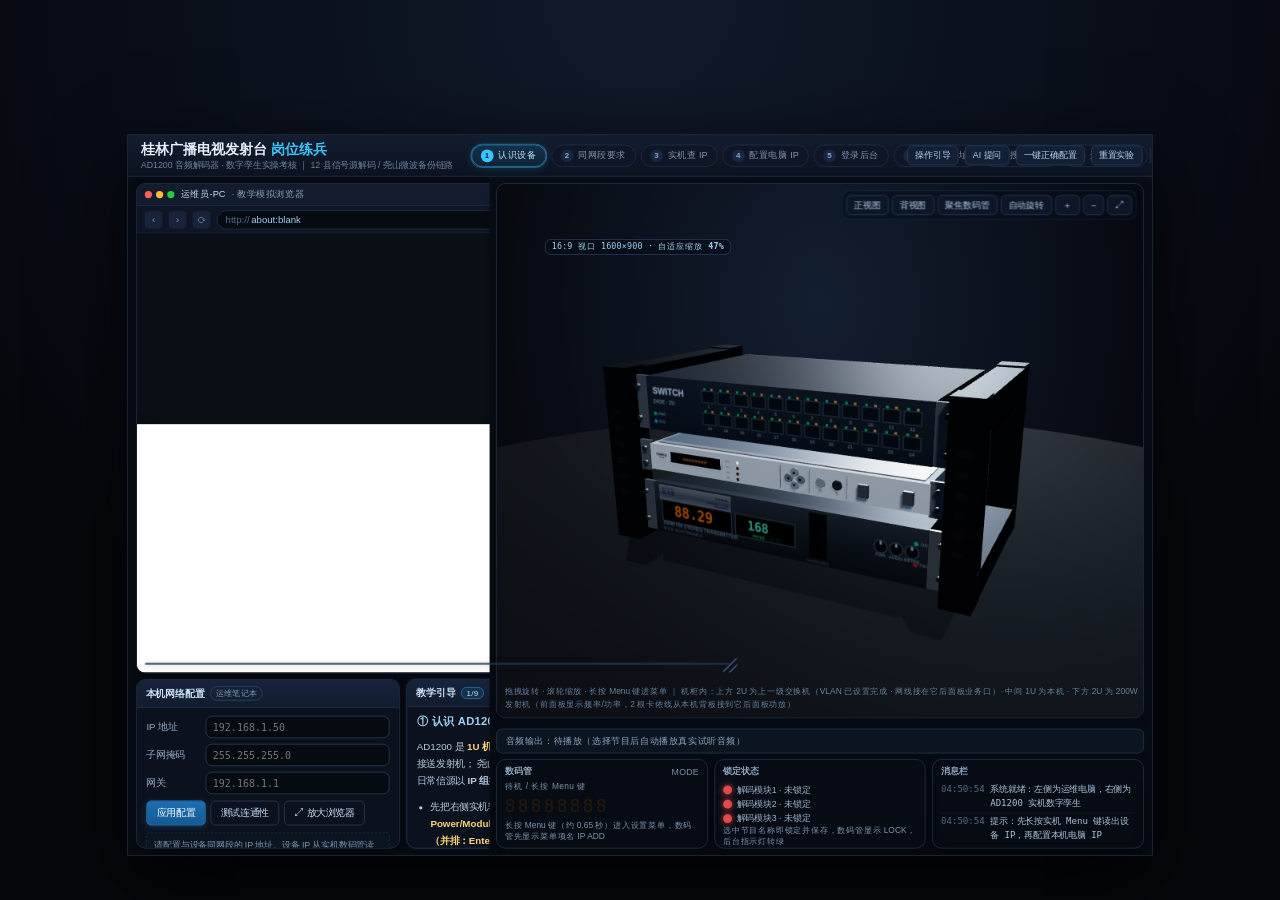
<file: index.html>
<!DOCTYPE html>
<html lang="zh-CN">
<head>
<meta charset="UTF-8">
<title>桂林广播电视发射台 岗位练兵 · AD1200 音频解码器数字孪生</title>
<meta name="viewport" content="width=device-width,initial-scale=1">
<link rel="icon" href="favicon.ico">
<link rel="stylesheet" href="assets/css/app.css">
</head>
<body>
<div id="viewport"><div id="stage">

  <!-- ===== 顶栏 ===== -->
  <header id="topbar">
    <div>
      <div class="logo">桂林广播电视发射台 <b>岗位练兵</b></div>
      <div class="sub">AD1200 音频解码器 · 数字孪生实操考核 ｜ 12 县信号源解码 / 尧山微波备份链路</div>
    </div>
    <nav id="stepbar"></nav>
    <div class="right">
      <button class="tbtn small" id="btnGuide">操作引导</button>
      <button class="tbtn small" id="btnAi" title="操作引导 · AI 提问（演示版，回复为演示内容）">AI 提问</button>
      <button class="tbtn small" id="btnAutoFill">一键正确配置</button>
      <button class="tbtn small" id="btnReset">重置实验</button>
      <span class="vsep"></span>
      <div class="zoomgrp">
        <span class="zlabel">界面缩放</span>
        <button class="tbtn small" id="btnZoomOut" title="缩小界面">−</button>
        <span id="zoomVal" class="zval">100%</span>
        <button class="tbtn small" id="btnZoomIn" title="放大界面">＋</button>
        <button class="tbtn small" id="btnZoomReset" title="恢复默认">复位</button>
      </div>
      <button class="tbtn small accent" id="btnFull" title="全屏演示（也可按 F11 / Esc 退出）">⛶ 全屏演示</button>
    </div>
  </header>

  <!-- ===== 左：配置电脑 + 教学面板 ===== -->
  <section id="leftCol">
    <div id="pcShell">
      <div id="pcBar">
        <div class="traffic"><i></i><i></i><i></i></div>
        <span style="color:#c6dcf5">运维员-PC</span>
        <span>· 教学模拟浏览器</span>
        <span style="flex:1"></span>
        <span id="pcLockBadge">本机未在同网段</span>
        <span class="vsep"></span>
        <button class="pcbtn" id="pcMax" title="最大化 / 还原模拟浏览器窗口（也可双击标题栏）">⤢</button>
        <button class="pcbtn" id="pcDock" title="还原到左侧栏（取消拖动/缩放）">⇲</button>
      </div>
      <div id="addrBar">
        <div class="nav" id="navBack">‹</div>
        <div class="nav" id="navFwd">›</div>
        <div class="nav" id="navReload">⟳</div>
        <div id="urlBox"><span class="scheme">http://</span><span id="urlText">about:blank</span></div>
        <span class="lock" id="addrLock">🔓</span>
      </div>
      <div id="screenWrap">
        <div id="screenStage">
          <div id="screenBox">
            <iframe id="screenFrame" title="模拟浏览器" src="about:blank" width="1600" height="900"></iframe>
          </div>
        </div>
        <div id="screenScaleTip">16:9 视口 1600×900 · 自适应缩放 <b id="screenScaleVal">100%</b></div>
        <div class="floatbar" id="floatBar"><span id="floatMsg"></span></div>
        <div class="pc-grip" id="pcGrip" title="拖动缩放窗口（也可拖动标题栏移动）"></div>
      </div>
    </div>

    <div id="dock">
      <div class="panel" id="netPanel">
        <h3>本机网络配置 <span class="tag">运维笔记本</span></h3>
        <div class="body">
          <div class="nrow"><label>IP 地址</label><input id="pcIp" autocomplete="off" spellcheck="false" placeholder="192.168.1.50"></div>
          <div class="nrow"><label>子网掩码</label><input id="pcMask" autocomplete="off" spellcheck="false" placeholder="255.255.255.0"></div>
          <div class="nrow"><label>网关</label><input id="pcGw" autocomplete="off" spellcheck="false" placeholder="192.168.1.1"></div>
          <div class="btnrow">
            <button class="btn primary" id="btnApplyNet">应用配置</button>
            <button class="btn ghost" id="btnPing">测试连通性</button>
            <button class="btn ghost" id="btnMaxBrowser" title="放大 / 还原模拟浏览器窗口（最大化后可拖动标题栏移动、拖右下角缩放）">⤢ 放大浏览器</button>
          </div>
          <div id="netHint" class="hint" style="margin-top:8px"></div>
        </div>
      </div>

      <div class="panel" id="tipPanel">
        <h3>教学引导 <span class="tag" id="taskTag">步骤</span></h3>
        <div class="body">
          <div id="stepTitle"></div>
          <div id="stepBody"></div>
          <div id="checkList"></div>
        </div>
      </div>
    </div>
  </section>

  <!-- ===== 右：实机数字孪生 ===== -->
  <section id="rightCol">
    <div id="simPanel">
      <div id="threeWrap">
        <canvas id="threeCanvas"></canvas>
        <div id="viewCtrls">
          <button class="tbtn" id="viewFront">正视图</button>
          <button class="tbtn" id="viewBack">背视图</button>
          <button class="tbtn" id="viewDisp">聚焦数码管</button>
          <button class="tbtn" id="viewSpin">自动旋转</button>
          <button class="tbtn" id="viewZoomIn" title="放大（滚轮同样可缩放）">＋</button>
          <button class="tbtn" id="viewZoomOut" title="缩小（滚轮同样可缩放）">−</button>
          <button class="tbtn" id="viewMax" title="放大 / 还原 3D 仿真窗口">⤢</button>
        </div>
        <div id="hoverTip"></div>
        <div id="viewHint">拖拽旋转 · 滚轮缩放 · 长按 Menu 键进菜单 ｜ 机柜内：上方 2U 为上一级交换机（VLAN 已设置完成 · 网线接在它后面板业务口）· 中间 1U 为本机 · 下方 2U 为 200W 发射机（前面板显示频率/功率，2 根卡侬线从本机背板接到它后面板功放）</div>
      </div>

      <div id="audioMode" class="audiomode">音频输出：待播放（选择节目后自动播放真实试听音频）</div>

      <div id="ledStrip">
        <div class="ledbox">
          <h4>数码管 <span id="ledModeTag" style="color:#7f93ac;font-weight:400">MODE</span></h4>
          <div class="ledlabel" id="ledLabel">菜单键</div>
          <div class="ledgrid" id="ledDigits">--------</div>
          <div class="prog" id="ledProg">长按 Menu 键（约 0.65 秒）进入设置菜单</div>
        </div>
        <div class="ledbox">
          <h4>锁定状态</h4>
          <div class="lockrow"><span class="lockdot" id="lockDot1"></span><span id="lockTxt1">解码模块1 · 未锁定</span></div>
          <div class="lockrow"><span class="lockdot" id="lockDot2"></span><span id="lockTxt2">解码模块2 · 未锁定</span></div>
          <div class="lockrow"><span class="lockdot" id="lockDot3"></span><span id="lockTxt3">解码模块3 · 未锁定</span></div>
          <div class="prog" id="lockProg">选中节目即锁定并保存，数码管显示 LOCK，后台指示灯转绿</div>
        </div>
        <div class="ledbox">
          <h4>消息栏</h4>
          <div class="panel" style="border:0;background:transparent">
            <div class="body" style="padding:0" id="logbox"><div id="loglist"></div></div>
          </div>
        </div>
      </div>
    </div>
  </section>

</div></div>

<script type="importmap">
{ "imports": { "three": "./vendor/three/three.module.js" } }
</script>
<script type="module" src="js/main.js"></script>
</body>
</html>
</file>
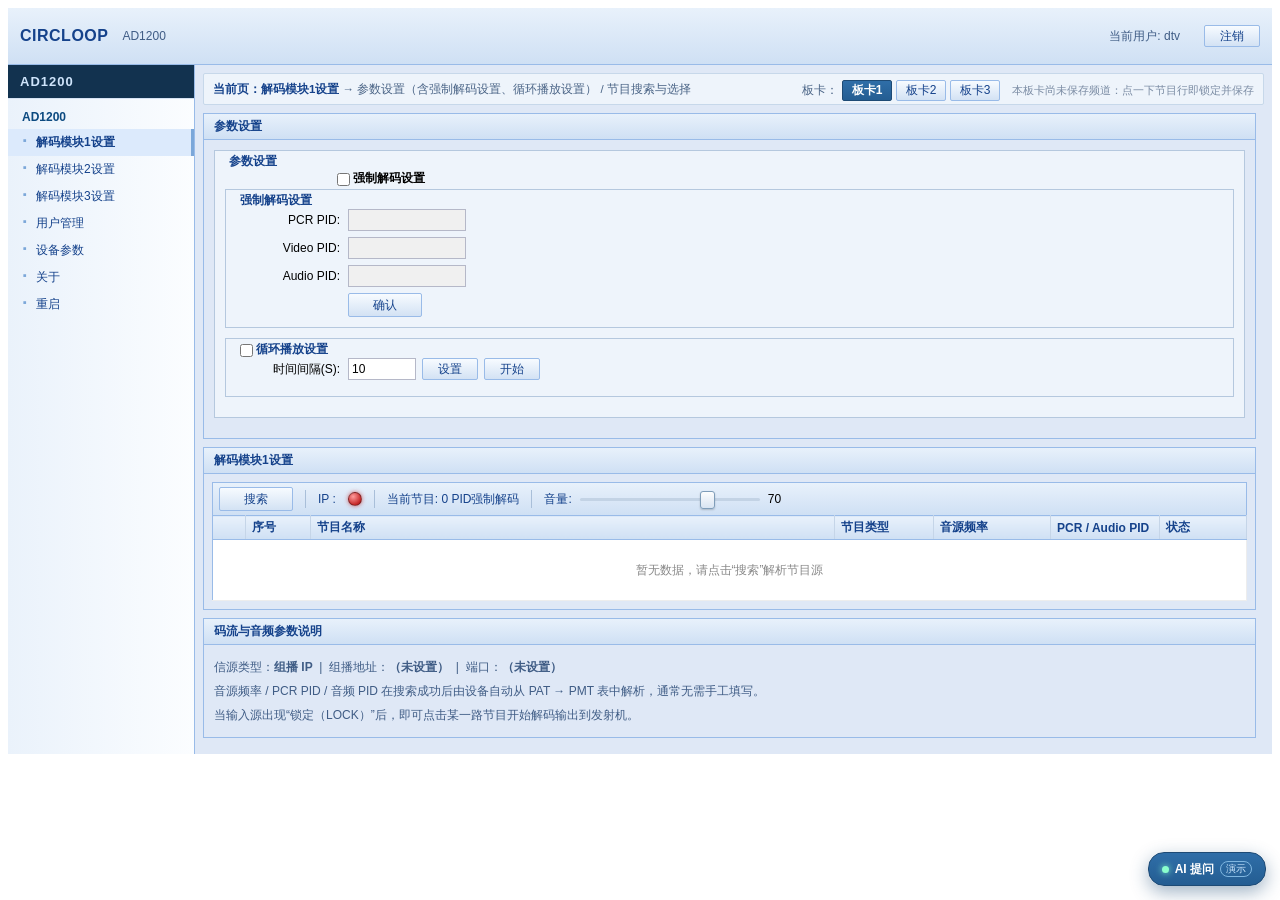
<file: pages/ad1200.html>
<!DOCTYPE html><html lang="zh-CN"><head><meta charset="UTF-8">
<title>AD1200 - 后台管理</title>
<link rel="stylesheet" href="../assets/css/pdu.css">
</head><body>
<div class="pdu-root">
  <div class="pdu-north">
    <div class="brand">CIRCLOOP</div>
    <div class="devname">AD1200</div>
    <div class="spacer"></div>
    <div class="devname" id="hdUser"></div>
    <span class="x-btn small" id="btnLogout" style="margin-left:10px">注销</span>
  </div>

  <div class="pdu-mid">
    <div class="pdu-west">
      <div class="logo">AD1200</div>
      <ul>
        <li class="grp">AD1200</li>
        <li data-go="decoder1" class="sel">解码模块1设置</li>
        <li data-go="decoder2">解码模块2设置</li>
        <li data-go="decoder3">解码模块3设置</li>
        <li data-go="user">用户管理</li>
        <li data-go="device">设备参数</li>
        <li data-go="about">关于</li>
        <li data-go="reboot">重启</li>
      </ul>
    </div>

    <div class="pdu-center" id="views"></div>
  </div>

  <!-- ===== 操作引导 · AI 提问（演示版，不接真实模型） ===== -->
  <div class="ai-fab" id="aiFab" title="操作引导 · AI 提问（演示）">
    <span class="ai-dot"></span>AI 提问<span class="ai-tag">演示</span>
  </div>
  <div class="ai-panel" id="aiPanel" style="display:none">
    <div class="ai-hd">
      <span class="ai-title">操作引导 · AI 值班助手</span>
      <span class="ai-badge">演示版 · 未接入真实大模型</span>
      <span class="spacer"></span>
      <span class="x-btn small" id="aiClear">清空</span>
      <span class="x-btn small" id="aiClose">收起</span>
    </div>
    <div class="ai-body" id="aiBody"></div>
    <div class="ai-quick">
      <span class="ai-q">· 数码管怎么读 IP</span>
      <span class="ai-q">· 组播地址怎么设</span>
      <span class="ai-q">· 搜不到节目怎么办</span>
      <span class="ai-q">· 板卡1/2/3 怎么切</span>
      <span class="ai-q">· 选中频道怎么保存</span>
    </div>
    <div class="ai-inbar">
      <input class="x-form-text ai-in" id="aiInput" placeholder="问点什么，例如：解码模块3 点不动怎么办？" autocomplete="off">
      <span class="x-btn" id="aiSend">发送</span>
    </div>
    <div class="ai-foot">
      <span class="x-btn small" id="aiRunGuide">带我去设置组播</span>
      <span class="ai-note">回答为演示内容，仅用于教学演练</span>
    </div>
  </div>

</div>
</div>

<script type="module" src="../js/pages/ad1200.js"></script>
</body></html>
</file>
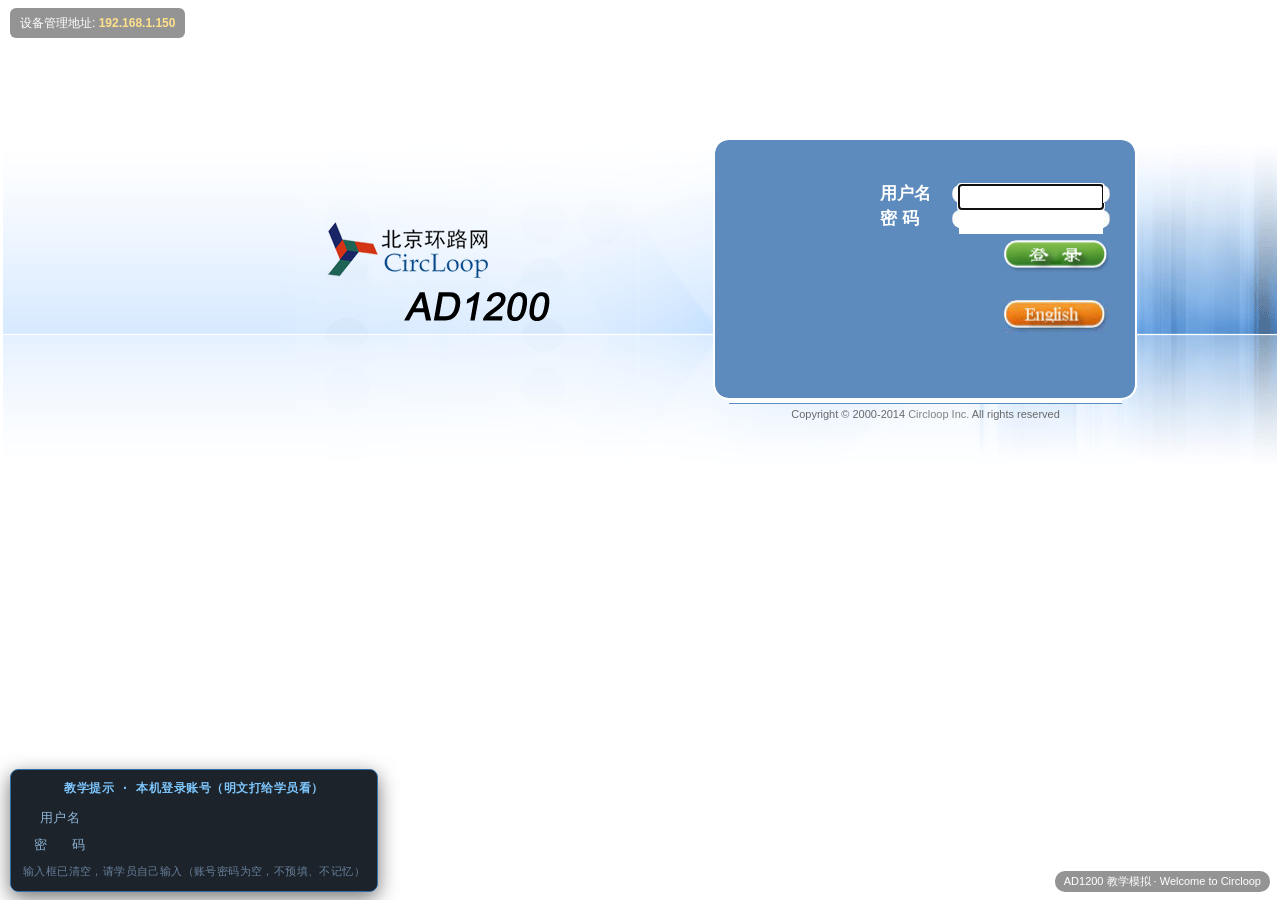
<file: pages/login.html>
<!DOCTYPE html><html lang="zh-CN"><head><meta charset="UTF-8">
<title>Welcome to Circloop</title>
<link rel="stylesheet" href="../assets/css/login.css">
<style>
  html,body{height:100%}
  #wrapper{width:100%!important}
  .loginInput,.loginInputPass{font-size:15px!important;height:22px!important}
  #errormsg{color:#ffb4b4!important;font-weight:bold}
  .teachBadge{position:fixed;right:10px;bottom:8px;font-size:11px;color:#fff;background:rgba(0,0,0,.42);
    padding:3px 9px;border-radius:10px;font-family:Arial,"Microsoft YaHei"}
  .ipTip{position:fixed;left:10px;top:8px;font-size:12px;color:#fff;background:rgba(0,0,0,.42);
    padding:5px 10px;border-radius:6px;line-height:1.7;font-family:Arial,"Microsoft YaHei"}
  .ipTip b{color:#ffe08a}

  /* ===== 明文演示：把后台账号密码“打”给学员看（教学特效） ===== */
  #tipUrl{color:#ffe08a}
  #demoBox{position:fixed;left:10px;bottom:8px;z-index:40;font-family:Consolas,"Microsoft YaHei",monospace;
    background:rgba(4,12,20,.9);border:1px solid #2f6ea8;border-radius:8px;padding:8px 12px;
    color:#bfe4ff;font-size:13px;line-height:1.9;letter-spacing:.4px;min-width:288px;
    box-shadow:0 6px 20px rgba(0,0,0,.55)}
  #demoBox .dh{font-size:11.5px;color:#7fc8ff;font-weight:bold;letter-spacing:.5px;margin-bottom:3px}
  #demoBox .drow{display:flex;gap:6px;align-items:baseline;white-space:nowrap}
  #demoBox .dlab{color:#8fb4d6;width:74px;display:inline-block}
  #demoBox .dval{color:#8affcd;font-weight:bold;min-height:19px;display:inline-block}
  #demoBox .dval.typed{text-shadow:0 0 9px rgba(46,204,143,.95)}
  #demoBox .cursor{display:inline-block;width:8px;background:#8affcd;animation:blink .7s steps(1) infinite;color:transparent}
  @keyframes blink{50%{opacity:0}}
  #demoBox .ok{color:#39d98a;margin-top:4px;font-size:12px}
  #demoBox .hintline{color:#68809b;font-size:11px;margin-top:4px}

  /* 输入框高亮脉冲：告诉学员“正在输入这里” */
  .fieldHot{animation:hot 1.1s ease-in-out infinite}
  @keyframes hot{0%,100%{box-shadow:0 0 0 0 rgba(57,199,255,0)}50%{box-shadow:0 0 0 3px rgba(57,199,255,.55)}}
</style></head>
<body>
<div style="text-align:right;">
 <table id="wrapper">
  <tr><td height="130">&nbsp;</td></tr>
  <tr><td align="center" valign="middle">
    <div id="LoginDiv" style="align:right">
    <div style="clear:both;"></div>
    <table width="100%" border="0" cellspacing="0" cellpadding="0" class="inner">
      <tr>
        <td height="353" align="right" valign="middle" background="../assets/img/bg/Login1_bg.gif"></td>
        <td height="353" align="right" valign="middle" background="../assets/img/bg/Login1_bg.gif">
          <img src="../assets/img/bg/login_bgbg.gif" width="432" height="353"></td>
        <td width="425" height="353" align="center" valign="top"
            style="background: url(../assets/img/bg/Login2c_bg.gif) top left no-repeat">
          <table width="425" border="0" cellspacing="0" cellpadding="0">
            <tr>
              <td width="16" align="left" valign="middle"><img src="../assets/img/bg/Login2a_bg.gif" width="16" height="263"></td>
              <td align="right" valign="top" background="../assets/img/bg/Login2_bg.gif">
                <div id="authenticationDiv" style="display:block; margin-top:0px; height:200px;">
                  <div style="height:48px; clear:both;"></div>
                  <div id="loginHolder">
                    <table width="100%" height="50" border="0" cellpadding="0" cellspacing="0">
                      <tr>
                        <td id="username_txt" width="57%" align="left" valign="top" class="UIDStyle">用户名</td>
                        <td width="43%" align="right" valign="top">
                          <table id="name_table" width="152" height="14" border="0" cellpadding="0" cellspacing="0">
                            <tr>
                              <td width="6" align="left" valign="top"><img src="../assets/img/bg/left.jpg" width="7" height="18"></td>
                              <td align="center" valign="top"><input name="userName" id="username_input" type="text" class="loginInput" autocomplete="off"></td>
                              <td width="6" align="right" valign="top"><img src="../assets/img/bg/right.jpg" width="7" height="18"></td>
                            </tr>
                          </table>
                        </td>
                      </tr>
                      <tr>
                        <td id="password_txt" align="left" valign="top" class="UIDStyle">密  码</td>
                        <td align="right" valign="top">
                          <table id="passwd_table" width="152" height="16" border="0" cellpadding="0" cellspacing="0">
                            <tr>
                              <td width="6" align="left" valign="top"><img src="../assets/img/bg/left.jpg" width="7" height="18"></td>
                              <td align="center" valign="top"><input id="passwd_input" name="password" type="password" class="loginInputPass"></td>
                              <td width="6" align="right" valign="top"><img src="../assets/img/bg/right.jpg" width="7" height="18"></td>
                            </tr>
                          </table>
                        </td>
                      </tr>
                    </table>
                  </div>
                  <div style="clear:both;"></div>
                  <div id="loginSubmit"><input id="login_image" type="image" src="../assets/img/bg/Login_cn.gif" width="105" height="33" border="0" alt="登录"></div>
                  <div style="clear:both;"></div>
                  <div id="langSubmit"><input id="lang_image" type="image" src="../assets/img/bg/lang_en.jpg" width="105" height="33" border="0" alt="English"></div>
                  <div style="clear:both;height:5px;"></div>
                  <div style="clear:both;"></div>
                  <div id="errormsg"></div>
                </div>
                <div style="clear:both;"></div>
              </td>
              <td width="16" align="right" valign="middle"><img src="../assets/img/bg/Login2b_bg.gif" width="16" height="263"></td>
            </tr>
          </table>
          <span class="copyright1">Copyright © 2000-2014 <a href="#" style="text-decoration:none"><font color="#808080">Circloop Inc.</font></a> All rights reserved</span>
        </td>
        <td width="139" height="353" align="right" valign="middle"><img src="../assets/img/bg/Login3_bg.gif" width="139" height="353"></td>
      </tr>
    </table>
    </div>
  </td></tr>
 </table>
</div>
<div class="ipTip" id="ipTip">设备管理地址: <b id="tipUrl">192.168.1.150</b></div>
<div id="demoBox">
  <div class="dh">教学提示 · 本机登录账号（明文打给学员看）</div>
  <div class="drow"><span class="dlab">用户名</span><span class="dval" id="demoUser"></span></div>
  <div class="drow"><span class="dlab">密&nbsp;&nbsp;&nbsp;码</span><span class="dval" id="demoPass"></span></div>
  <div class="hintline" id="demoHint">输入框已清空，请学员自己输入（账号密码为空，不预填、不记忆）</div>
  <div class="ok" id="demoOk" style="display:none">✓ 输入正确，正在登录…</div>
</div>
<div class="teachBadge">AD1200 教学模拟 · Welcome to Circloop</div>
<script type="module">
import { LOGIN } from '../js/config.js';
const ui   = document.getElementById('username_input');
const pi   = document.getElementById('passwd_input');
const err  = document.getElementById('errormsg');
const url  = new URLSearchParams(location.search);
const dUser= document.getElementById('demoUser');
const dPass= document.getElementById('demoPass');
const dHint= document.getElementById('demoHint');
const dOk  = document.getElementById('demoOk');
document.getElementById('tipUrl').textContent = url.get('host') || '192.168.1.150';

/* ============ 1) 每次打开登录页都强制清空，不预填、不记忆 ============ */
function hardClear(){
  ui.value = ''; pi.value = '';
  ui.setAttribute('autocomplete','off'); pi.setAttribute('autocomplete','off');
  try{ ui.defaultValue = ''; pi.defaultValue = ''; }catch(e){}
  if(err) err.textContent = '';
  dUser.textContent = ''; dPass.textContent = '';
  dUser.classList.remove('typed'); dPass.classList.remove('typed');
  dOk.style.display = 'none';
  dHint.textContent = '输入框已清空，请学员自己输入（账号密码为空，不预填、不记忆）';
}
hardClear();
/* 浏览器“后退/前进”回到本页时也要清空，禁止自动填充记住上一次的账号 */
addEventListener('pageshow', ()=>{ hardClear(); });
addEventListener('load',   ()=>{ hardClear(); });
setTimeout(hardClear, 80);
ui.addEventListener('focus', ()=>{ err.textContent=''; });
pi.addEventListener('focus', ()=>{ err.textContent=''; });

/* ============ 2) 明文特效：像打字机一样把账号密码打出来给学员看 ============ */
let typing = false;
function typeInto(el, text, speed, done){
  el.textContent = '';
  el.classList.add('typed');
  let i = 0;
  const cursor = document.createElement('span');
  cursor.className = 'cursor'; cursor.textContent = '_';
  el.appendChild(cursor);
  const tick = ()=>{
    if(i >= text.length){
      cursor.remove();
      el.textContent = text;
      done && done();
      return;
    }
    cursor.remove();
    el.textContent = text.slice(0, ++i);
    el.appendChild(cursor);
    setTimeout(tick, speed);
  };
  tick();
}
/* 学员开始输入时触发；输入框本身保持原生样式，明文只在提示面板上展示 */
function runDemoEffect(){
  if(typing) return;
  typing = true;
  dHint.textContent = '正在把这个设备的登录账号“打”给你看…';
  dOk.style.display = 'none';
  dUser.classList.remove('typed'); dPass.classList.remove('typed');
  dUser.textContent = ''; dPass.textContent = '';
  typeInto(dUser, LOGIN.user, 150, ()=>{
    const c = document.createElement('span'); c.className='cursor'; c.textContent='_';
    dPass.appendChild(c);
    setTimeout(()=>{
      typeInto(dPass, LOGIN.pass, 200, ()=>{
        typing = false;
        dHint.innerHTML = '记好：用户名 <b style="color:#ffe08a">'+LOGIN.user+'</b> ／ 密码 <b style="color:#ffe08a">'+LOGIN.pass+
          '</b>（教学中把明文给学员看，实机上请勿外泄）';
        ui.classList.add('fieldHot'); pi.classList.add('fieldHot');
        setTimeout(()=>{ ui.classList.remove('fieldHot'); pi.classList.remove('fieldHot'); }, 2600);
        ui.focus();
      });
    }, 260);
  });
}
let demoDone = false;
function triggerDemo(){
  if(demoDone) return; demoDone = true;
  runDemoEffect();
}
ui.addEventListener('input', triggerDemo);
pi.addEventListener('input', triggerDemo);
ui.addEventListener('pointerdown', triggerDemo);
pi.addEventListener('pointerdown', triggerDemo);
/* 打开 3 秒后自动演示一次，保证投屏时学员一定看到明文 */
setTimeout(triggerDemo, 2600);

/* ============ 3) 提交 ============ */
function submit(){
  const u = ui.value.trim(), p = pi.value;
  if(u === LOGIN.user && p === LOGIN.pass){
    err.style.color = '#a8ffd4';
    err.textContent = '登录成功，正在跳转…';
    dOk.style.display = 'block';
    dHint.textContent = '登录成功';
    parent.postMessage({type:'pdu-login-ok', user:u}, '*');
  } else {
    err.style.color = '#ffb4b4';
    err.textContent = '用户名或密码错误，请重试';
    /* 输错也把输入框清空，学员每次都要自己重新输入 */
    pi.value = ''; ui.value = '';
    dHint.innerHTML = '❌ 输入不正确。正确账号见上方明文提示：<b style="color:#ffe08a">'+LOGIN.user+' / '+LOGIN.pass+'</b>';
    pi.focus();
    parent.postMessage({type:'pdu-login-fail', user:u}, '*');
  }
}
document.getElementById('login_image').onclick = submit;
ui.addEventListener('keydown', e=>{ if(e.key==='Enter') pi.focus(); });
pi.addEventListener('keydown', e=>{ if(e.key==='Enter') submit(); });
ui.focus();
</script>
</body></html>
</file>
<file: assets/css/app.css>
/* ============================================================
   AD1200 数字孪生教学系统 — 主样式
   ============================================================ */
*{box-sizing:border-box}
html,body{margin:0;padding:0;height:100%;overflow:hidden;background:#05070c;
  font-family:"Microsoft YaHei","PingFang SC","Hiragino Sans GB",-apple-system,Arial,sans-serif;
  color:#dbe4f0;-webkit-font-smoothing:antialiased}

/* ---------- 主舞台：随窗口自适应缩放 ----------
   设计基准 1600×900，但【不再锁死成 16:9】：
   窗口更高/更扁都按同一比例整体缩放并铺满可视区，
   保证左侧配置电脑 + 右侧孪生永远完整可见，不会被裁掉。 */
#viewport{position:fixed;inset:0;display:flex;align-items:center;justify-content:center;background:radial-gradient(circle at 50% 0%,#101a2b 0%,#05070c 70%)}
#stage{width:1600px;height:900px;position:relative;transform-origin:center center;
  background:#080c14;box-shadow:0 0 0 1px #1d2a3f,0 30px 90px rgba(0,0,0,.85);overflow:hidden}
/* 窄窗口（宽度不足）时允许整体上下滚动，绝不裁掉左右两栏 */
body.narrow #viewport{overflow:auto;align-items:flex-start;justify-content:flex-start}
body.narrow #stage{margin:auto}

/* ---------- 顶栏 ---------- */
#topbar{position:absolute;left:0;top:0;width:1600px;height:52px;z-index:40;
  display:flex;align-items:center;gap:14px;padding:0 16px;
  background:linear-gradient(180deg,#131d2e,#0b1220);border-bottom:1px solid #23324a}
#topbar .logo{font-size:17px;font-weight:700;letter-spacing:.5px;color:#e8f2ff;white-space:nowrap}
#topbar .logo b{color:#39c7ff}
#topbar .sub{font-size:11px;color:#6d829c}
#stepbar{display:flex;gap:6px;margin-left:8px;flex:1;min-width:0}
.step{display:flex;align-items:center;gap:6px;padding:5px 10px;border-radius:14px;font-size:11.5px;
  background:#0e1626;border:1px solid #1f2e45;color:#7f93ac;white-space:nowrap}
.step .n{width:16px;height:16px;border-radius:50%;background:#182741;color:#8fa6c2;font-size:10px;
  display:flex;align-items:center;justify-content:center;font-weight:700}
.step.done{border-color:#1d5b46;color:#7fe0b6}
.step.done .n{background:#1c8f66;color:#eafff6}
.step.active{border-color:#2f7fb8;background:#0f2337;color:#bfe4ff;box-shadow:0 0 0 1px rgba(57,199,255,.35)}
.step.active .n{background:#39c7ff;color:#052033}
#topbar .right{display:flex;align-items:center;gap:8px}
.tbtn{padding:6px 12px;border-radius:6px;border:1px solid #2a3d59;background:#122036;color:#b9cde6;
  font-size:12px;cursor:pointer;white-space:nowrap}
.tbtn:hover{border-color:#39c7ff;color:#e6f6ff;background:#16283f}
.tbtn.small{padding:4px 9px;font-size:11px}

/* ---------- 左右分栏 ---------- */
#leftCol{position:absolute;left:0;top:52px;width:772px;height:848px;padding:8px 8px 8px 10px;
  display:flex;flex-direction:column;gap:7px;border-right:1px solid #1a2638;background:#070b12}
#rightCol{position:absolute;right:0;top:52px;width:828px;height:848px;padding:8px 10px 8px 8px;
  display:flex;flex-direction:column;gap:7px;background:linear-gradient(180deg,#080d16,#060a11)}

/* ---------- 电脑外壳（含桌面栏） ---------- */
#pcShell{height:100%;display:flex;flex-direction:column;background:#0c121d;border:1px solid #22314a;
  border-radius:10px;overflow:hidden;box-shadow:0 10px 30px rgba(0,0,0,.6)}
#pcBar{height:28px;display:flex;align-items:center;gap:8px;padding:0 10px;background:#131c2c;border-bottom:1px solid #22314a;font-size:11.5px;color:#8ba2bd}
#pcBar .traffic{display:flex;gap:5px}
#pcBar .traffic i{width:9px;height:9px;border-radius:50%;display:block}
#pcBar .traffic i:nth-child(1){background:#ff5f57}#pcBar .traffic i:nth-child(2){background:#febc2e}#pcBar .traffic i:nth-child(3){background:#28c840}
#addrBar{height:34px;display:flex;align-items:center;gap:8px;padding:0 10px;background:#0e1626;border-bottom:1px solid #1c2839}
#addrBar .nav{width:22px;height:22px;border-radius:5px;background:#18233a;color:#7f9ab8;display:flex;align-items:center;justify-content:center;font-size:12px;cursor:pointer;user-select:none}
#addrBar .nav:hover{background:#22304c;color:#bfe0ff}
#urlBox{flex:1;height:24px;border-radius:12px;background:#060a11;border:1px solid #22314a;display:flex;align-items:center;padding:0 10px;font-size:12px;color:#9fd0f0}
#urlBox .scheme{color:#4d6b8a;margin-right:2px}
#addrBar .lock{font-size:11px;color:#3fbf8f}
#pcLockBadge{font-size:11px;padding:3px 9px;border-radius:10px;border:1px solid #4a2c2c;
  background:#22141a;color:#ff9d9d;white-space:nowrap;cursor:pointer;user-select:none;
  transition:all .18s ease}
#pcLockBadge:hover{filter:brightness(1.15)}
#pcLockBadge.warn{border-color:#5c4a1f;background:#1c1708;color:#ffd479}
#pcLockBadge.ok{border-color:#1f5c46;background:#0e2a20;color:#6ee7b7;
  box-shadow:0 0 0 1px rgba(46,204,143,.35),0 0 12px rgba(46,204,143,.35)}
/* “测试连通性”按钮：连通后常亮绿色（连接绿色） */
.btn.ghost.on{background:#0e3a2b;border-color:#2ecc8f;color:#7fe0b6;
  box-shadow:0 0 0 1px rgba(46,204,143,.35),0 0 14px rgba(46,204,143,.28)}
.btn.ghost.on::before{content:'✓ '}
.btn.ghost.bad{border-color:#ff6b6b;color:#ff9d9d;box-shadow:0 0 0 2px rgba(255,107,107,.18)}
#screenWrap{flex:1;position:relative;background:#0a0f16;overflow:hidden;display:block}
#screenWrap::-webkit-scrollbar{width:11px;height:11px}
#screenWrap::-webkit-scrollbar-thumb{background:#2c4260;border-radius:6px;border:2px solid #0a0f16}
#screenWrap::-webkit-scrollbar-corner{background:#0a0f16}
/* ============================================================
   模拟浏览器屏幕：固定 16:9 画框，原厂页面按 16:9 渲染后整体等比缩放，
   这样后台里那些按 1600×900 排版的面板、表格就不会被裁掉
   ============================================================ */
/* 真·视口：中心对齐；内容比容器大时由 #screenWrap 出滚动条 */
#screenStage{position:absolute;inset:0;display:flex;align-items:center;justify-content:center;overflow:auto}
#screenBox{position:relative;width:1600px;height:900px;flex:0 0 auto;transform-origin:center center;
  background:#fff;box-shadow:0 0 0 1px #1c2839,0 6px 26px rgba(0,0,0,.6)}
#screenFrame{position:absolute;left:0;top:0;width:1600px;height:900px;border:0;display:block;background:#fff}
#screenScaleTip{position:absolute;right:8px;top:7px;z-index:5;font-size:10.5px;color:#9fd0f0;
  background:rgba(8,14,24,.72);border:1px solid #2a3d59;border-radius:8px;padding:2px 8px;pointer-events:none;
  font-family:Consolas,monospace;letter-spacing:.2px}

/* ---------- 底部工具/教学面板 ---------- */
#dock{height:212px;min-height:212px;display:flex;gap:8px}
.panel{background:#0c121d;border:1px solid #22314a;border-radius:10px;display:flex;flex-direction:column;overflow:hidden}
.panel h3{margin:0;padding:8px 11px;font-size:12px;font-weight:600;color:#cfe4fb;background:#131c2c;
  border-bottom:1px solid #22314a;display:flex;align-items:center;gap:7px}
.panel h3 .tag{font-size:10px;font-weight:400;color:#7f9ab8;border:1px solid #33465f;border-radius:8px;padding:1px 6px}
.panel .body{padding:9px 11px;overflow:auto;flex:1}

/* 本机网络配置 */
#netPanel{width:330px;min-width:330px}
.nrow{display:flex;align-items:center;margin-bottom:7px;font-size:12px}
.nrow label{width:74px;color:#93a8c2;flex-shrink:0}
.nrow input{flex:1;height:26px;background:#060a11;border:1px solid #2a3d59;border-radius:5px;color:#e2f0ff;
  padding:0 8px;font-size:12.5px;font-family:Consolas,Menlo,monospace;outline:none}
.nrow input:focus{border-color:#39c7ff;box-shadow:0 0 0 2px rgba(57,199,255,.16)}
.nrow input.bad{border-color:#ff6b6b;box-shadow:0 0 0 2px rgba(255,107,107,.16)}
.nrow input.good{border-color:#2ecc8f}
.hint{font-size:11px;line-height:1.6;color:#7e93ad;background:#0a1520;border:1px dashed #23374f;border-radius:6px;padding:7px 9px}
.hint b{color:#9fd0f0}
.hint code{color:#7fe0b6;font-family:Consolas,monospace}
.hint.warn{border-color:#5c4a1f;background:#1c1708;color:#e0c27f}
.hint.ok{border-color:#1f5c46;background:#0c2019;color:#7fe0b6}
.btnrow{display:flex;gap:6px;margin-top:8px;flex-wrap:wrap}
.btn{padding:6px 12px;border-radius:6px;border:1px solid #2a3d59;background:#152338;color:#c6dcf5;font-size:12px;cursor:pointer}
.btn:hover{background:#1c304b;border-color:#3d5b80}
.btn.primary{background:linear-gradient(180deg,#1b6fb5,#155a94);border-color:#2f8fd6;color:#fff}
.btn.primary:hover{background:linear-gradient(180deg,#2084d4,#176aab)}
.btn.ghost{background:transparent}
.btn:disabled{opacity:.42;cursor:not-allowed}
.btn.on{background:#0e3a2b;border-color:#2ecc8f;color:#7fe0b6}

/* 教学面板 */
#tipPanel{flex:1;min-width:0}
#stepTitle{font-size:13px;font-weight:700;color:#9fd0f0;margin-bottom:5px}
#stepBody{font-size:12.2px;line-height:1.72;color:#b7c9de}
#stepBody em{color:#ffd479;font-style:normal;font-weight:600}
#stepBody code{background:#0a1520;border:1px solid #23374f;border-radius:4px;padding:0 4px;color:#7fe0b6;font-family:Consolas,monospace}
#stepBody pre.seq{margin:6px 0;padding:7px 10px;background:#080f18;border:1px dashed #2a3d59;border-radius:6px;
  color:#9fd0f0;font-family:Consolas,Menlo,monospace;font-size:11.5px;line-height:1.75;white-space:pre;overflow:auto}
#stepBody ul{margin:4px 0 0;padding-left:17px}
#stepBody li{margin:2px 0}
#checkList{margin-top:8px;border-top:1px dashed #22314a;padding-top:7px}
.chk{display:flex;align-items:flex-start;gap:6px;font-size:11.5px;line-height:1.5;color:#7e93ad;margin:3px 0}
.chk .ic{width:14px;height:14px;border-radius:50%;border:1px solid #3a4d69;flex-shrink:0;
  display:flex;align-items:center;justify-content:center;font-size:9px;margin-top:1px}
.chk.ok{color:#7fe0b6}.chk.ok .ic{background:#1c8f66;border-color:#1c8f66;color:#eafff6}

/* 实机侧信息 */
#simPanel{height:100%;min-height:0;display:flex;flex-direction:column;gap:7px}
#threeWrap{flex:1 1 auto;min-height:180px;position:relative;background:radial-gradient(ellipse at 50% 22%,#131e30 0%,#06090f 72%);
  border:1px solid #22314a;border-radius:10px;overflow:hidden;min-height:0}
#threeCanvas{display:block;width:100%;height:100%}
#viewHint{position:absolute;left:10px;bottom:8px;font-size:10.5px;color:#68809b;pointer-events:none;line-height:1.5}
#viewCtrls{position:absolute;right:8px;top:8px;display:flex;gap:5px;z-index:5}
#viewCtrls .tbtn{padding:4px 8px;font-size:11px;background:rgba(10,18,30,.82)}
#hoverTip{position:absolute;z-index:9;pointer-events:none;display:none;font-size:11px;color:#eaf6ff;
  background:rgba(12,26,42,.96);border:1px solid #3d6f9e;border-radius:5px;padding:3px 7px;white-space:nowrap;
  box-shadow:0 4px 14px rgba(0,0,0,.6)}

/* 数码管状态 */
#ledStrip{display:flex;gap:8px;height:112px;flex:0 0 auto}
.ledbox{flex:1;background:#070c14;border:1px solid #22314a;border-radius:10px;padding:7px 10px;display:flex;flex-direction:column}
.ledbox h4{margin:0 0 5px;font-size:11px;font-weight:600;color:#93a8c2;display:flex;justify-content:space-between;align-items:center}
.ledgrid{font-family:"DSEG7","Consolas",monospace;color:#ff9d2e;font-size:22px;letter-spacing:3px;
  text-shadow:0 0 8px rgba(255,140,20,.85),0 0 18px rgba(255,110,0,.45);line-height:1.25;word-break:break-all}
.ledgrid .seg-off{color:#2e1d0b;text-shadow:none;opacity:.75}
.ledgrid .seg-frame{color:#8a5a1e;text-shadow:none;opacity:.55;letter-spacing:0}
.ledlabel{font-size:10.5px;color:#7f93ac;margin-bottom:3px;letter-spacing:.4px}
.lockrow{display:flex;align-items:center;gap:6px;font-size:11px;color:#9eb3cc;margin-top:3px}
.lockdot{width:11px;height:11px;border-radius:50%;background:#e14a4a;box-shadow:0 0 8px rgba(225,74,74,.9)}
.lockdot.green{background:#2ecc8f;box-shadow:0 0 10px rgba(46,204,143,.95)}
.lockdot.amber{background:#f5b942;box-shadow:0 0 10px rgba(245,185,66,.9)}
.ledbox .prog{font-size:10.5px;color:#7f93ac;margin-top:auto}
.ledbox .prog b{color:#9fd0f0;font-weight:600}

/* 消息栏 / 日志 */
#logbox{height:100%;display:flex;flex-direction:column}
#loglist{flex:1;overflow:auto;font-size:11.3px;line-height:1.62;font-family:Consolas,Menlo,monospace}
.logline{display:flex;gap:7px;padding:1px 0;border-bottom:1px solid rgba(34,49,74,.4)}
.logline .t{color:#546a86;flex-shrink:0}
.logline.ok .m{color:#7fe0b6}.logline.err .m{color:#ff9d9d}.logline.warn .m{color:#ffd479}
.logline.info .m{color:#a9c2dc}
.floatbar{position:absolute;left:10px;right:10px;bottom:10px;height:0;overflow:hidden;
  background:rgba(14,26,42,.93);border:1px solid #2a3d59;border-radius:8px;transition:height .18s ease;
  font-size:11px;color:#9eb3cc;z-index:6}
.floatbar.show{height:30px;display:flex;align-items:center;padding:0 10px;gap:8px}

/* ---------- 音频输出模式提示 ---------- */
.audiomode{margin-top:6px;padding:6px 11px;border-radius:8px;font-size:11.5px;
  border:1px solid #23374f;background:#0a1520;color:#8fa6c2;line-height:1.5}
.audiomode.online{border-color:#1f5c46;background:#0b2318;color:#7fe0b6}
.audiomode.synth{border-color:#5c4a1f;background:#1c1708;color:#e0c27f}

/* ---------- 顶栏新增：分隔线 / 缩放组 / 全屏按钮 ---------- */
#topbar .vsep{width:1px;height:18px;background:#26374f;margin:0 2px}
.zoomgrp{display:flex;align-items:center;gap:4px;padding:2px 6px;border:1px solid #22314a;
  border-radius:8px;background:#0d1626}
.zoomgrp .zlabel{font-size:10.5px;color:#7f93ac;margin-right:2px}
.zoomgrp .zval{font-size:11px;color:#bfe4ff;font-family:Consolas,monospace;min-width:34px;text-align:center}
.tbtn.accent{border-color:#2f7fb8;background:#123049;color:#bfe4ff}
.tbtn.accent:hover{background:#17405f;border-color:#39c7ff}

/* ---------- 输出通道面板 ---------- */
#outPanel{background:#070c14;border:1px solid #22314a;border-radius:10px;padding:7px 10px 8px;flex:0 0 auto}
#outPanel h4{margin:0 0 6px;font-size:11px;font-weight:600;color:#93a8c2;display:flex;align-items:center;gap:7px}
#outPanel h4 .tag{font-size:10px;font-weight:400;color:#7f9ab8;border:1px solid #33465f;border-radius:8px;padding:1px 6px}
#outStrip{display:flex;gap:6px}
.outchip{flex:1;min-width:0;border:1px solid #22314a;border-radius:7px;background:#0a1220;
  padding:5px 6px;cursor:pointer;transition:all .15s ease;display:flex;flex-direction:column;gap:1px}
.outchip:hover{border-color:#3d6f9e;background:#0e1a2b}
.outchip .oc-b{font-size:11px;font-weight:600;color:#bfd6ef}
.outchip .oc-s{font-size:10px;color:#7f93ac}
.outchip .oc-d{font-size:10px;color:#5d7a99}
.outchip.play{border-color:#2f7fb8;background:#0d1f31}
.outchip.play .oc-d{color:#7fc8ff}
.outchip.lock{border-color:#1f5c46;background:#0b2318}
.outchip.lock .oc-d{color:#6ee7b7}
.outchip.sel{box-shadow:0 0 0 1px rgba(57,199,255,.55),0 0 12px rgba(57,199,255,.25);border-color:#39c7ff}
#outPanel .outHint{font-size:10.5px;color:#68809b;line-height:1.55;margin-top:6px}

/* ============================================================
   整体视觉打磨：统一的圆角 / 阴影 / 字阶 / 焦点态
   ============================================================ */
:root{
  --bg-0:#05070c; --bg-1:#0b1220; --bg-2:#101a2b; --bg-3:#16233a;
  --line:#22314a; --line-soft:#1a2638;
  --txt-0:#eaf2ff; --txt-1:#c6d8ee; --txt-2:#93a8c2; --txt-3:#6d829c;
  --cyan:#39c7ff; --green:#2ecc8f; --amber:#f5b942; --red:#ff6b6b;
  --radius:12px; --radius-sm:8px;
  --shadow-1:0 2px 10px rgba(0,0,0,.35);
  --shadow-2:0 10px 30px rgba(0,0,0,.55);
}

/* 统一卡片 */
.panel,#outPanel,.ledbox,#threeWrap,#pcShell{
  border-radius:var(--radius)!important;
  box-shadow:var(--shadow-1);
  border-color:var(--line)!important;
}
.panel h3,.ledbox h4,#outPanel h4{letter-spacing:.3px}
.panel h3{background:linear-gradient(180deg,#16233a,#111c2e)}
.panel .body{padding:10px 12px}

/* 统一按钮态 */
.tbtn,.btn{transition:background .14s ease,border-color .14s ease,transform .08s ease,box-shadow .14s ease}
.tbtn:active,.btn:active{transform:translateY(1px)}
.tbtn:focus-visible,.btn:focus-visible,input:focus-visible,.outchip:focus-visible{
  outline:2px solid rgba(57,199,255,.6);outline-offset:1px}
.btn.primary{box-shadow:0 2px 8px rgba(21,90,148,.45)}

/* 步骤条：更清晰的状态区分 */
.step{transition:all .16s ease;border-radius:16px;padding:5px 11px}
.step.done{background:#0c2019}
.step.active{background:linear-gradient(180deg,#12314c,#0f2337);
  box-shadow:0 0 0 1px rgba(57,199,255,.45),0 2px 10px rgba(57,199,255,.18)}
.step:not(.active):not(.done):hover{border-color:#33507a;color:#a9c2dc}

/* 焦点区：当前教学步骤更醒目 */
#stepTitle{font-size:14px;letter-spacing:.3px}
#tipPanel{box-shadow:0 0 0 1px rgba(57,199,255,.10),var(--shadow-1)!important}
#taskTag{background:#12314c;border-color:#2f6ea8!important;color:#bfe4ff!important}

/* 输入框统一 */
.nrow input{height:28px;border-radius:var(--radius-sm)}
.nrow label{color:var(--txt-2)}

/* 日志：更干净的隔行 */
.logline{border-bottom-color:rgba(34,49,74,.35)}
.logline:last-child{border-bottom:0}

/* 3D 视图控制条：更整齐 */
#viewCtrls{gap:4px;background:rgba(8,14,24,.55);padding:5px;border-radius:10px;
  border:1px solid rgba(57,199,255,.14);backdrop-filter:blur(3px)}
#viewCtrls .tbtn{padding:4px 9px;border-radius:6px;background:rgba(14,24,40,.9)}
#viewCtrls .tbtn.on{background:#0e3a2b;border-color:var(--green);color:#7fe0b6}

/* 底部提示条 */
.floatbar{border-radius:var(--radius-sm);box-shadow:var(--shadow-1)}

/* 滚动条：细、不抢眼 */
::-webkit-scrollbar{width:9px;height:9px}
::-webkit-scrollbar-track{background:transparent}
::-webkit-scrollbar-thumb{background:#233650;border-radius:6px;border:2px solid transparent;background-clip:content-box}
::-webkit-scrollbar-thumb:hover{background:#32507a;background-clip:content-box}
/* ============================================================
   模拟浏览器窗口：可最大化 / 拖动 / 缩放
   ============================================================ */
#pcBar{user-select:none}
.pcbtn{width:24px;height:18px;padding:0;border-radius:5px;border:1px solid #2a3d59;background:#18233a;
  color:#9fb8d4;font-size:11px;line-height:1;cursor:pointer;display:flex;align-items:center;justify-content:center}
.pcbtn:hover{border-color:#39c7ff;color:#e6f6ff;background:#22304c}
.pcbtn:active{transform:translateY(1px)}
/* 浮动/最大化时用 absolute 脱离文档流，但必须给 dock 预留原停靠高度，
   否则左侧栏底部「本机网络配置」会被顶到上面、被浏览器窗口盖住 */
#pcShell.floating{position:absolute;z-index:60;border-color:#2f4b70!important;
  box-shadow:0 24px 64px rgba(0,0,0,.72),0 0 0 1px rgba(57,199,255,.22)}
#leftCol.pc-float #dock{margin-top:auto}
#pcShell.floating #pcBar{background:linear-gradient(180deg,#1c2c46,#131c2c);cursor:move}
#pcShell.floating.max{z-index:70}
.pc-grip{position:absolute;right:0;bottom:0;width:18px;height:18px;cursor:nwse-resize;z-index:8;opacity:.75;
  background:linear-gradient(135deg,transparent 0 42%,#4d6b90 42% 50%,transparent 50% 66%,#4d6b90 66% 74%,transparent 74%)}
.pc-grip:hover{opacity:1;background:linear-gradient(135deg,transparent 0 38%,#39c7ff 38% 50%,transparent 50% 62%,#39c7ff 62% 76%,transparent 76%)}

/* 左右声道配色：蓝 = 左声道 L，红 = 右声道 R */
.oc-l{color:#7fc8ff}
.oc-r{color:#ff9d9d}
#outPanel .outHint b.oc-l,#outPanel .outHint b.oc-r{font-weight:600}
.outchip.sel .oc-s{color:#dff1ff}
#pcBar .vsep{width:1px;height:14px;background:#26374f;margin:0 2px}
/* 3D 仿真窗口放大（覆盖整个舞台） */
#threeWrap.zoomed{position:absolute;left:-762px;top:10px;width:1580px;height:828px;z-index:65;
  box-shadow:0 24px 64px rgba(0,0,0,.72),0 0 0 1px rgba(57,199,255,.22)}
#threeWrap.zoomed #viewCtrls{top:10px;right:12px}
</file>
<file: assets/css/pdu.css>
/* ============ AD1200 后台 1:1 还原样式（对齐原厂 ExtJS 3 视觉） ============ */
.pdu-root{margin:0;padding:0;font-family:Arial,"Microsoft YaHei",Helvetica,sans-serif;font-size:12px;color:#000;background:#dfe8f6;height:100%;display:flex;flex-direction:column;overflow:hidden}
.pdu-root a{color:#15428b;text-decoration:none}
.pdu-north{height:56px;min-height:56px;background:linear-gradient(180deg,#e8f1fb,#cfe0f4);border-bottom:1px solid #99bbe8;
  display:flex;align-items:center;padding:0 12px;gap:14px}
.pdu-north .brand{font-size:16px;font-weight:bold;color:#15428b;letter-spacing:.5px}
.pdu-north .devname{font-size:12px;color:#3f5c85}
.pdu-north .spacer{flex:1}
.pdu-mid{display:flex;flex:1;min-height:0}
.pdu-west{width:186px;min-width:186px;background:linear-gradient(90deg,#eaf2fb,#fbfdff);border-right:1px solid #99bbe8;overflow:auto}
.pdu-west .logo{padding:9px 12px;border-bottom:1px solid #d5e2f3;background:#12324f;color:#cfe4fb;font-size:13px;letter-spacing:1px;font-weight:bold}
.pdu-west ul{list-style:none;margin:0;padding:6px 0}
.pdu-west li{padding:5px 10px 5px 28px;cursor:pointer;color:#15428b;position:relative;font-size:12px}
.pdu-west li:before{content:"▪";position:absolute;left:15px;top:5px;color:#7ba7d9;font-size:11px}
.pdu-west li:hover{background-color:#e3efff}
.pdu-west li.sel{background-color:#dceafc;font-weight:bold;border-right:3px solid #7ba7d9}
.pdu-west li.grp{font-weight:bold;color:#0c4a80;padding-left:14px}
.pdu-west li.grp:before{content:"";}
.pdu-center{flex:1;background:#dfe8f6;overflow:auto;padding:8px}
/* 原厂风格面板 */
.x-panel-c{border:1px solid #99bbe8;background:#dfe8f6;margin:0 8px 8px 0;float:left}
.x-panel-hd{height:25px;line-height:25px;padding:0 10px;font-weight:bold;color:#15428b;
  background:linear-gradient(180deg,#e8f1fb,#cfe0f4);border-bottom:1px solid #99bbe8;font-size:12px}
.x-panel-bd{padding:10px;background:#dfe8f6}
.x-fieldset{border:1px solid #b5c8de;background:#eef4fb;margin:0 0 10px;padding:2px 10px 10px;position:relative}
.x-fieldset legend{font-weight:bold;color:#15428b;padding:0 4px;font-size:12px}
.x-form-item{display:flex;align-items:center;margin-bottom:6px}
.x-form-item>label{width:104px;text-align:right;padding-right:8px;color:#000;font-size:12px;flex-shrink:0}
.x-form-item .x-form-element{flex:1;display:flex;align-items:center;gap:6px}
input.x-form-text{height:20px;line-height:20px;width:200px;border:1px solid #b5b8c8;padding:0 3px;
  font-family:Arial;font-size:12px;background:#fff;color:#000}
input.x-form-text:focus{outline:none;border-color:#7eadd9}
input.x-form-text[readonly]{background:#f0f0f0;color:#555}
input.bad{border-color:#d64a4a;background:#fff4f4}
input.good{border-color:#4a9e6f;background:#f4fff8}
input[type=radio],input[type=checkbox]{vertical-align:middle;margin:0 3px 0 0}
label.rlbl{font-size:12px;margin-right:12px;color:#000}
.x-btn{display:inline-block;height:22px;line-height:22px;padding:0 12px;border:1px solid #99bbe8;cursor:pointer;
  background:linear-gradient(180deg,#f7fbff,#d3e2f4);color:#15428b;font-family:Arial;font-size:12px;
  text-align:center;min-width:48px;user-select:none;border-radius:2px}
.x-btn:hover{background:linear-gradient(180deg,#ffffff,#c3d9f0);border-color:#7ba7d9}
.x-btn:active{background:linear-gradient(180deg,#bdd5ee,#a9c7e6)}
.x-btn.press{background:linear-gradient(180deg,#2f6ea8,#245d92);color:#fff;border-color:#1d4a75}
.x-btn.disabled{opacity:.5;cursor:not-allowed}
.x-btn.small{height:20px;line-height:20px;padding:0 8px;min-width:38px}
.x-toolbar{background:linear-gradient(180deg,#e8f1fb,#cfe0f4);border:1px solid #99bbe8;border-bottom:0;
  padding:3px 6px;display:flex;align-items:center;gap:8px;min-height:26px;flex-wrap:wrap}
.x-toolbar .lbl{color:#15428b;font-size:12px}
.x-sep{width:1px;height:18px;background:#a9bfd9;margin:0 4px}
/* 表格 */
table.x-grid{width:100%;border-collapse:collapse;border:1px solid #99bbe8;background:#fff}
table.x-grid th{height:23px;font-weight:bold;color:#15428b;font-size:12px;text-align:left;padding:0 6px;
  border-right:1px solid #c5d5e8;border-bottom:1px solid #99bbe8;background:linear-gradient(180deg,#e8f1fb,#cfe0f4)}
table.x-grid td{height:22px;font-size:12px;padding:0 6px;border-right:1px solid #ededed;border-bottom:1px solid #ededed;color:#000;cursor:pointer}
table.x-grid tr.odd td{background:#f7fafd}
table.x-grid tr:hover td{background:#eaf3ff}
table.x-grid tr.sel td{background:#dceafc!important;font-weight:bold}
table.x-grid td.c{text-align:center;width:58px}
table.x-grid td.ck{width:20px;text-align:center}
/* 指示灯 */
.lamp{display:inline-block;width:12px;height:12px;border-radius:50%;vertical-align:-2px;
  border:1px solid rgba(0,0,0,.35);background:radial-gradient(circle at 35% 30%,#ff9b9b,#c62828 70%);box-shadow:0 0 4px rgba(198,40,40,.7)}
.lamp.green{background:radial-gradient(circle at 35% 30%,#a8ffd4,#1a9d63 70%);box-shadow:0 0 6px rgba(26,157,99,.85)}
.lamp.amber{background:radial-gradient(circle at 35% 30%,#ffe2a8,#d98c00 70%);box-shadow:0 0 6px rgba(217,140,0,.8)}
/* 滑块 */
.x-slider{position:relative;width:180px;height:16px;display:inline-block;vertical-align:middle}
.x-slider .track{position:absolute;left:0;right:0;top:7px;height:3px;background:#c3d3e5;border-radius:2px}
.x-slider .thumb{position:absolute;top:0;width:13px;height:16px;margin-left:-6px;cursor:pointer;
  background:linear-gradient(180deg,#fdfdfd,#d8e4f2);border:1px solid #7f9db9;border-radius:3px;box-shadow:0 1px 2px rgba(0,0,0,.2)}
.x-slider .val{font-size:11px;color:#3f5c85;margin-left:6px}
.pdu-hint{font-size:11.5px;color:#4a6486;background:#eef4fb;border:1px solid #c7d8ea;padding:6px 9px;margin:0 0 8px;border-radius:2px;line-height:1.6}
.pdu-hint b{color:#15428b}
.pdu-title-row{display:flex;flex-wrap:wrap;align-content:flex-start}
.nowsel{font-size:12px;color:#15428b}
.nowsel b{color:#0c4a80}
/* 搜索进行中 */
.searching{font-size:12px;color:#0c4a80;padding:10px;line-height:1.8}
.bar{height:10px;width:280px;border:1px solid #99bbe8;background:#fff;border-radius:6px;overflow:hidden;margin-top:6px}
.bar>i{display:block;height:100%;width:0;background:linear-gradient(90deg,#7ba7d9,#39a0e0);transition:width .12s linear}
/* ===== 搜索进度（几秒钟动画） ===== */
.search-panel{border:1px solid #99bbe8;border-top:0;background:#f4f8fd;padding:8px 12px 10px}
.search-panel .sp-row{display:flex;align-items:center;gap:10px;font-size:12px;color:#15428b}
.search-panel .sp-name{font-weight:bold}
.search-panel .sp-step{color:#3f5c85;flex:1}
.search-panel .sp-pct{font-family:Consolas,monospace;color:#0c4a80;font-weight:bold}
.search-panel .sp-bar{height:12px;margin-top:7px;border:1px solid #99bbe8;border-radius:7px;background:#fff;overflow:hidden}
.search-panel .sp-bar>i{display:block;height:100%;width:0;border-radius:6px;
  background:linear-gradient(90deg,#5aa9e6,#2f6ea8);
  background-size:220% 100%;animation:spflow 1.1s linear infinite;transition:width .16s linear}
@keyframes spflow{from{background-position:0 0}to{background-position:220% 0}}
.search-panel .sp-hint{font-size:11.5px;color:#4a6486;margin-top:6px}
.search-panel .sp-hint b{color:#0c4a80}

/* ===== 节目列表状态标记 ===== */
table.x-grid td.st-cell{text-align:center;cursor:pointer}
.tag-play{display:inline-block;padding:1px 7px;border-radius:9px;font-size:11px;color:#fff;
  background:linear-gradient(180deg,#3fbf8f,#1a9d63);box-shadow:0 0 6px rgba(26,157,99,.55)}
.tag-idle{display:inline-block;padding:1px 7px;border-radius:9px;font-size:11px;color:#8a97a8;
  background:#eef2f7;border:1px solid #d8e0ea}
table.x-grid tr.sel td{background:#dceafc!important}

/* ============================================================
   后台页面自适应：窗口宽度变化时面板自动换行、表格自适应
   （原来按 1600 固定排版，小窗口会显示不全）
   ============================================================ */
.x-grid{width:100%;table-layout:auto}
.x-grid th,.x-grid td{white-space:nowrap}
.x-grid td:nth-child(3){white-space:normal}
.pdu-center{min-width:0}
.x-panel-c{max-width:100%}
@media (max-width:1360px){
  .x-panel-c{float:none;display:block;width:auto!important;max-width:100%!important}
  .pdu-title-row{display:block}
}

/* ============================================================
   板卡 1/2/3 切换 + 选中即保存的状态标记
   ============================================================ */
.pdu-hint .boardhot{float:right;display:inline-flex;align-items:center;gap:4px;margin-left:10px}
.pdu-hint .boardhot .blbl{color:#4a6486}
.pdu-hint .boardhot .x-btn.small{height:19px;line-height:19px;padding:0 7px;min-width:34px}
.x-btn.press{background:linear-gradient(180deg,#2f6ea8,#245d92);color:#fff;border-color:#1d4a75;font-weight:bold}
.x-btn.saved{position:relative}
.x-btn.saved:after{content:"✓";position:absolute;right:-3px;top:-5px;font-size:10px;color:#1a9d63;
  background:#eafff6;border:1px solid #7fd6b4;border-radius:50%;width:12px;height:12px;line-height:11px;text-align:center}
.save-tag{font-size:11px;color:#7a8ba3;margin-left:8px}
.save-tag.on{color:#1a7f4f;font-weight:bold}
/* 行内“点一下即保存”提示 */
table.x-grid tbody tr[data-sid]:hover td:nth-child(3):after{content:" （点击即锁定并保存）";color:#7a8ba3;font-size:11px;font-weight:400}

/* ============================================================
   操作引导 · AI 提问（演示版）
   ============================================================ */
.ai-fab{position:absolute;right:14px;bottom:14px;z-index:30;display:flex;align-items:center;gap:6px;
  height:32px;padding:0 13px;border-radius:16px;cursor:pointer;user-select:none;
  background:linear-gradient(180deg,#2f6ea8,#245d92);color:#fff;font-size:12px;font-weight:bold;
  border:1px solid #1d4a75;box-shadow:0 6px 18px rgba(29,74,117,.42)}
.ai-fab:hover{background:linear-gradient(180deg,#3a82c2,#2a6ba6)}
.ai-fab .ai-dot{width:7px;height:7px;border-radius:50%;background:#8affcd;box-shadow:0 0 7px #8affcd}
.ai-fab .ai-tag{font-size:10px;font-weight:400;color:#cfe9ff;border:1px solid #7fb6e0;border-radius:8px;padding:0 5px}
.ai-panel{position:absolute;right:14px;bottom:14px;z-index:31;width:398px;max-width:calc(100% - 28px);
  background:#f6faff;border:1px solid #99bbe8;border-radius:6px;box-shadow:0 14px 40px rgba(12,40,70,.34);
  display:flex;flex-direction:column;overflow:hidden}
.ai-hd{display:flex;align-items:center;gap:7px;padding:5px 8px;background:linear-gradient(180deg,#e8f1fb,#cfe0f4);
  border-bottom:1px solid #99bbe8}
.ai-hd .ai-title{font-weight:bold;color:#15428b;font-size:12px}
.ai-hd .ai-badge{font-size:10px;color:#8a6d1a;background:#fff7e0;border:1px solid #e6cd86;border-radius:8px;padding:0 6px}
.ai-hd .spacer{flex:1}
.ai-body{height:212px;overflow:auto;padding:8px 10px;background:#fff}
.ai-row{display:flex;margin-bottom:7px}
.ai-row.me{justify-content:flex-end}
.ai-bub{max-width:86%;font-size:12px;line-height:1.68;padding:5px 9px;border-radius:8px;
  background:#eef4fb;border:1px solid #c7d8ea;color:#1b3350;white-space:normal;word-break:break-word}
.ai-row.me .ai-bub{background:#12395c;border-color:#1d4a75;color:#e8f4ff}
.ai-bub .ai-demo{display:inline-block;font-size:10px;color:#8a6d1a;background:#fff7e0;border:1px solid #e6cd86;
  border-radius:7px;padding:0 5px;margin-bottom:3px}
.ai-quick{display:flex;flex-wrap:wrap;gap:5px;padding:6px 9px;background:#f0f6fd;border-top:1px solid #d7e5f5}
.ai-q{font-size:11px;color:#15428b;background:#fff;border:1px solid #b9d3ec;border-radius:11px;
  padding:1px 8px;cursor:pointer;user-select:none}
.ai-q:hover{background:#e3efff;border-color:#7ba7d9}
.ai-inbar{display:flex;align-items:center;gap:6px;padding:0 9px 7px;background:#f0f6fd}
.ai-in{flex:1;width:auto!important;height:24px!important}
.ai-foot{display:flex;align-items:center;gap:8px;padding:6px 9px;border-top:1px solid #d7e5f5;background:#eaf2fb}
.ai-foot .ai-note{font-size:10.5px;color:#7a8ba3}
</file>
<file: assets/css/login.css>
@charset "utf-8";

html, body { height: 100%; margin: 0px; padding: 0px; border: none; text-align: center; }

#wrapper { height: 100%; margin: 0px auto; padding: 0px; text-align: left; vertical-align: middle; width: 100%; }

.inner { vertical-align: middle; height: 284px; }

.copyright1 { font-family: Arial; font-size: 11px; font-weight: normal; text-decoration: none; color: rgb(105, 105, 105); }

.UIDStyle { font-family: Arial; font-size: 17px; font-weight: bold; text-decoration: none; color: rgb(255, 255, 255); line-height: 18px; }

.UIDStyle2 { font-family: Arial; font-size: 12px; font-weight: normal; text-decoration: none; color: rgb(174, 197, 222); }

.UIDStyle2 a:link, .UIDStyle2 a:visited { color: rgb(174, 197, 222); text-decoration: none; }

.UIDStyle2 a:hover { text-decoration: underline; }

.loginInput { margin-top: -2px; border: 0px; font-family: Arial; font-size: 12px; font-weight: bold; text-decoration: none; color: rgb(105, 105, 105); height: 19px; width: 140px; text-transform: none; }

:first-child + html .loginInput { margin-top: -1px; border: 0px; font-family: Arial; font-size: 12px; font-weight: bold; text-decoration: none; color: rgb(105, 105, 105); height: 19px; width: 140px; text-transform: none; }

html > body .loginInput { margin: 0px; border: 0px; font-family: Arial; font-size: 12px; font-weight: bold; text-decoration: none; color: rgb(105, 105, 105); height: 19px; width: 140px; text-transform: none; vertical-align: middle; }

.loginInputPass { margin-top: -2px; border: 0px; font-family: Arial; font-size: 12px; font-weight: bold; text-decoration: none; color: rgb(105, 105, 105); height: 19px; width: 140px; text-transform: none; }

:first-child + html .loginInputPass { margin-top: -1px; border: 0px; font-family: Arial; font-size: 12px; font-weight: bold; text-decoration: none; color: rgb(105, 105, 105); height: 19px; width: 140px; text-transform: none; }

html > body .loginInputPass { margin: 0px; border: 0px; font-family: Arial; font-size: 18px; font-weight: bold; text-decoration: none; color: rgb(105, 105, 105); height: 19px; width: 140px; text-transform: none; vertical-align: middle; }

#loginHolder { float: right; width: 230px; height: 45px; margin: 0px 12px 0px 0px; }

html > body #loginHolder { float: right; width: 230px; height: 45px; margin: 0px 12px 0px 0px; }

#loginHolder2 { float: right; width: 230px; height: 45px; margin: 0px 12px 0px 0px; }

html > body #loginHolder2 { float: right; width: 230px; height: 45px; margin: 0px 12px 0px 0px; }

#loginRemember { margin-top: 6px; margin-right: 12px; float: right; width: 130px; height: 10px; }

html > body #loginRemember { margin-top: 6px; margin-right: 25px; float: right; width: 130px; height: 10px; }

#loginSubmit { float: right; height: 10px; margin-top: 10px; padding-top: 0px; padding-right: 25px; }

html > body #loginSubmit { margin-top: 10px; margin-right: 13px; float: right; height: 10px; padding: 0px; }

#langSubmit { float: right; height: 10px; margin-top: 50px; padding-top: 0px; padding-right: 25px; }

html > body #langSubmit { margin-top: 50px; margin-right: 13px; float: right; height: 10px; padding: 0px; }

#errormsg { float: right; height: 10px; margin-top: 0px; padding-top: 0px; padding-right: 0px; color: white; }

html > body #errormsg { margin-top: 50px; margin-right: 13px; float: right; height: 10px; padding: 0px; color: white; }

#loginSubmitFor { float: right; height: 10px; margin-top: 0px; padding-top: 0px; padding-right: 0px; }

html > body #loginSubmitFor { margin-top: 15px; margin-right: 0px; float: right; height: 10px; padding: 0px; }

#loginForgot { margin-top: 10px; margin-right: 15px; float: right; width: 140px; height: 10px; }

html > body #loginForgot { margin-top: 25px; margin-right: 15px; float: right; width: 140px; height: 10px; padding: 0px; }

#RloginForgot { margin-top: 10px; margin-right: 5px; float: right; width: 140px; height: 10px; }

html > body #RloginForgot { margin-top: 25px; margin-right: 5px; float: right; width: 140px; height: 10px; padding: 0px; }

#loginFirst { width: 700px; float: right; margin: 0px; padding: 0px; height: 20px; }

html > body #loginFirst { width: 700px; float: right; margin: 0px; padding: 0px; height: 20px; }

#loginRemember { height: 18px; margin: 0px 12px 0px 0px; padding: 0px; }

html > body #loginRemember { height: 18px; margin: 0px 12px 0px 0px; padding: 0px; }

#errorMsg { }

#errorDiv { font-family: Arial, Helvetica, sans-serif; font-size: 19px; font-weight: normal; color: rgb(255, 255, 255); text-decoration: none; }

.forgotPassStatus1 { font-family: Arial, Helvetica, sans-serif; font-size: 19px; font-weight: normal; color: rgb(255, 255, 255); text-decoration: none; padding-top: 0px; margin-top: 5px; display: none; text-align: center; }

:first-child + html .forgotPassStatus1 { padding-top: 50px; margin-top: 0px; }

html > body .forgotPassStatus1 { padding-top: 80px; margin-top: 0px; }

.firstbg { font-family: Verdana, Arial, Helvetica, sans-serif; font-size: 0.6em; font-style: normal; line-height: normal; font-weight: normal; font-variant: normal; text-transform: none; color: rgb(0, 0, 0); text-decoration: none; background-image: url("../images/first_mid.gif"); background-repeat: repeat-x; background-position: 0px 0px; }
</file>
